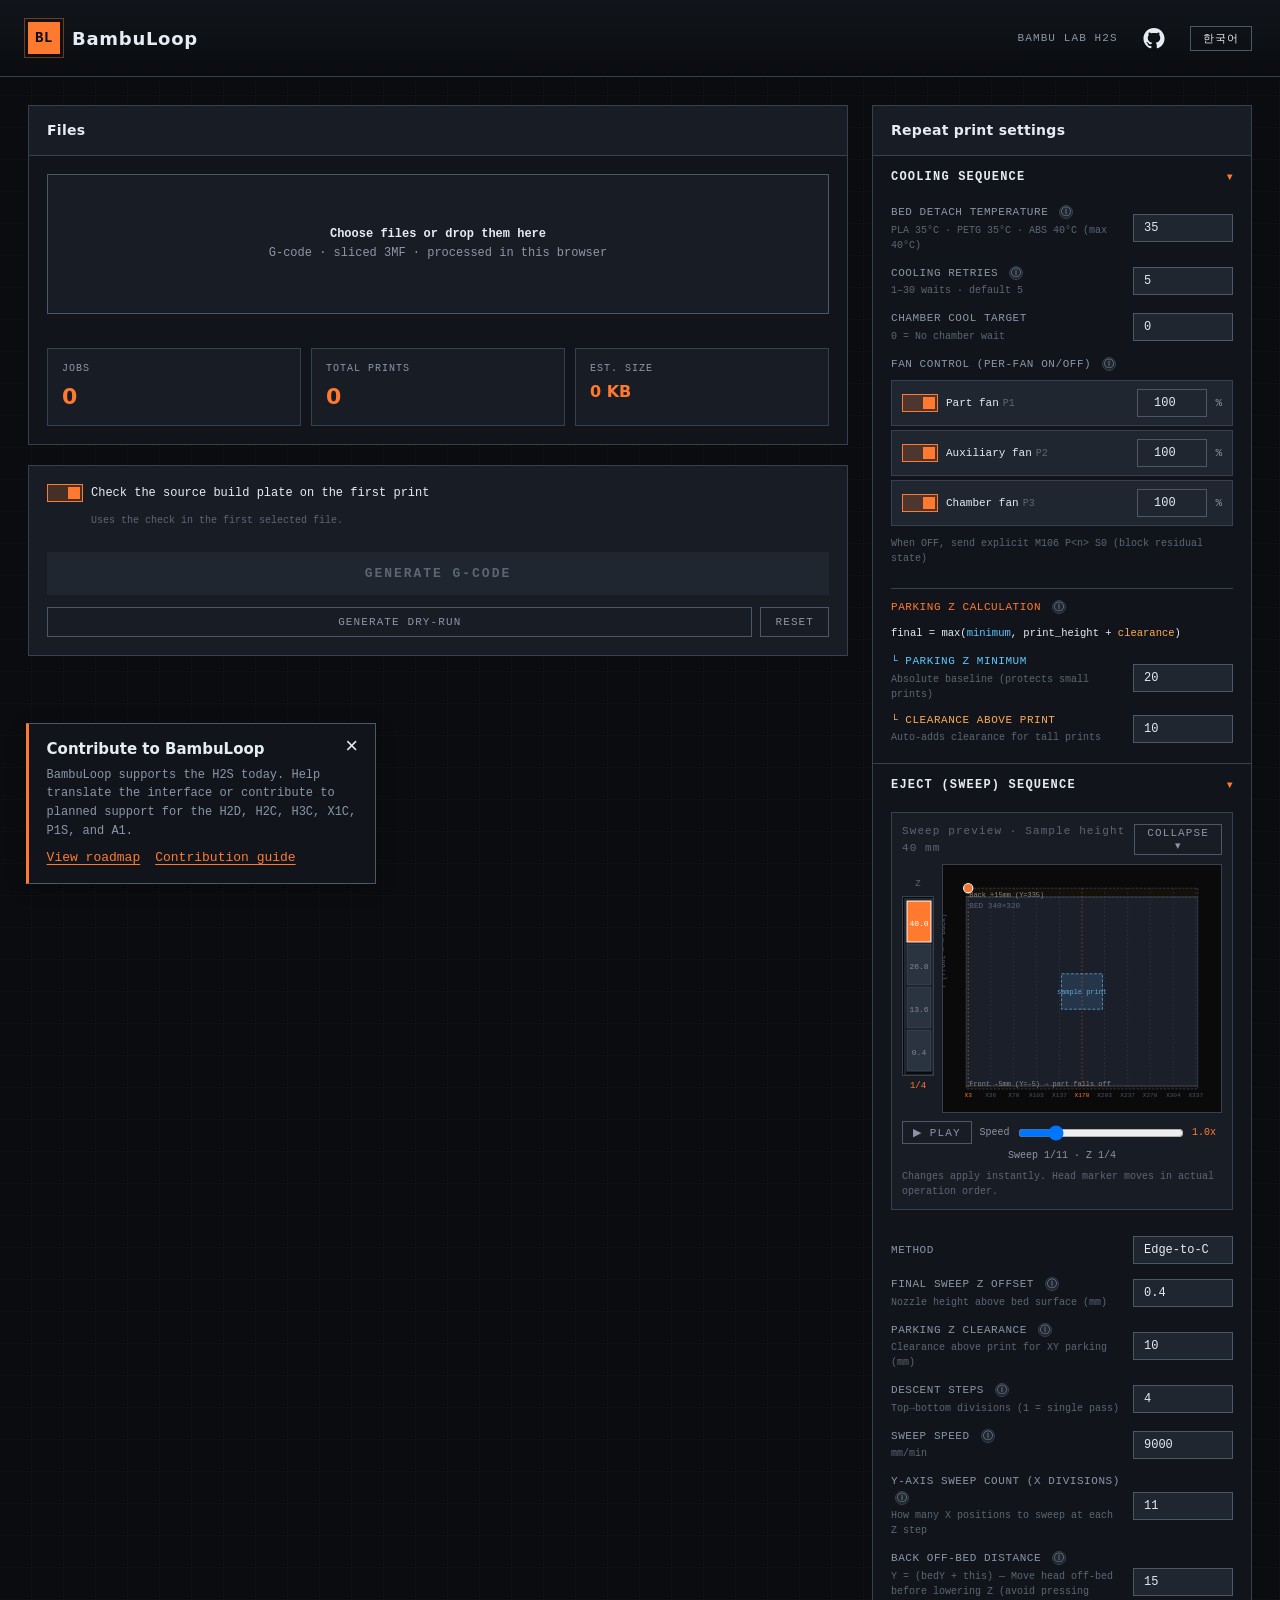
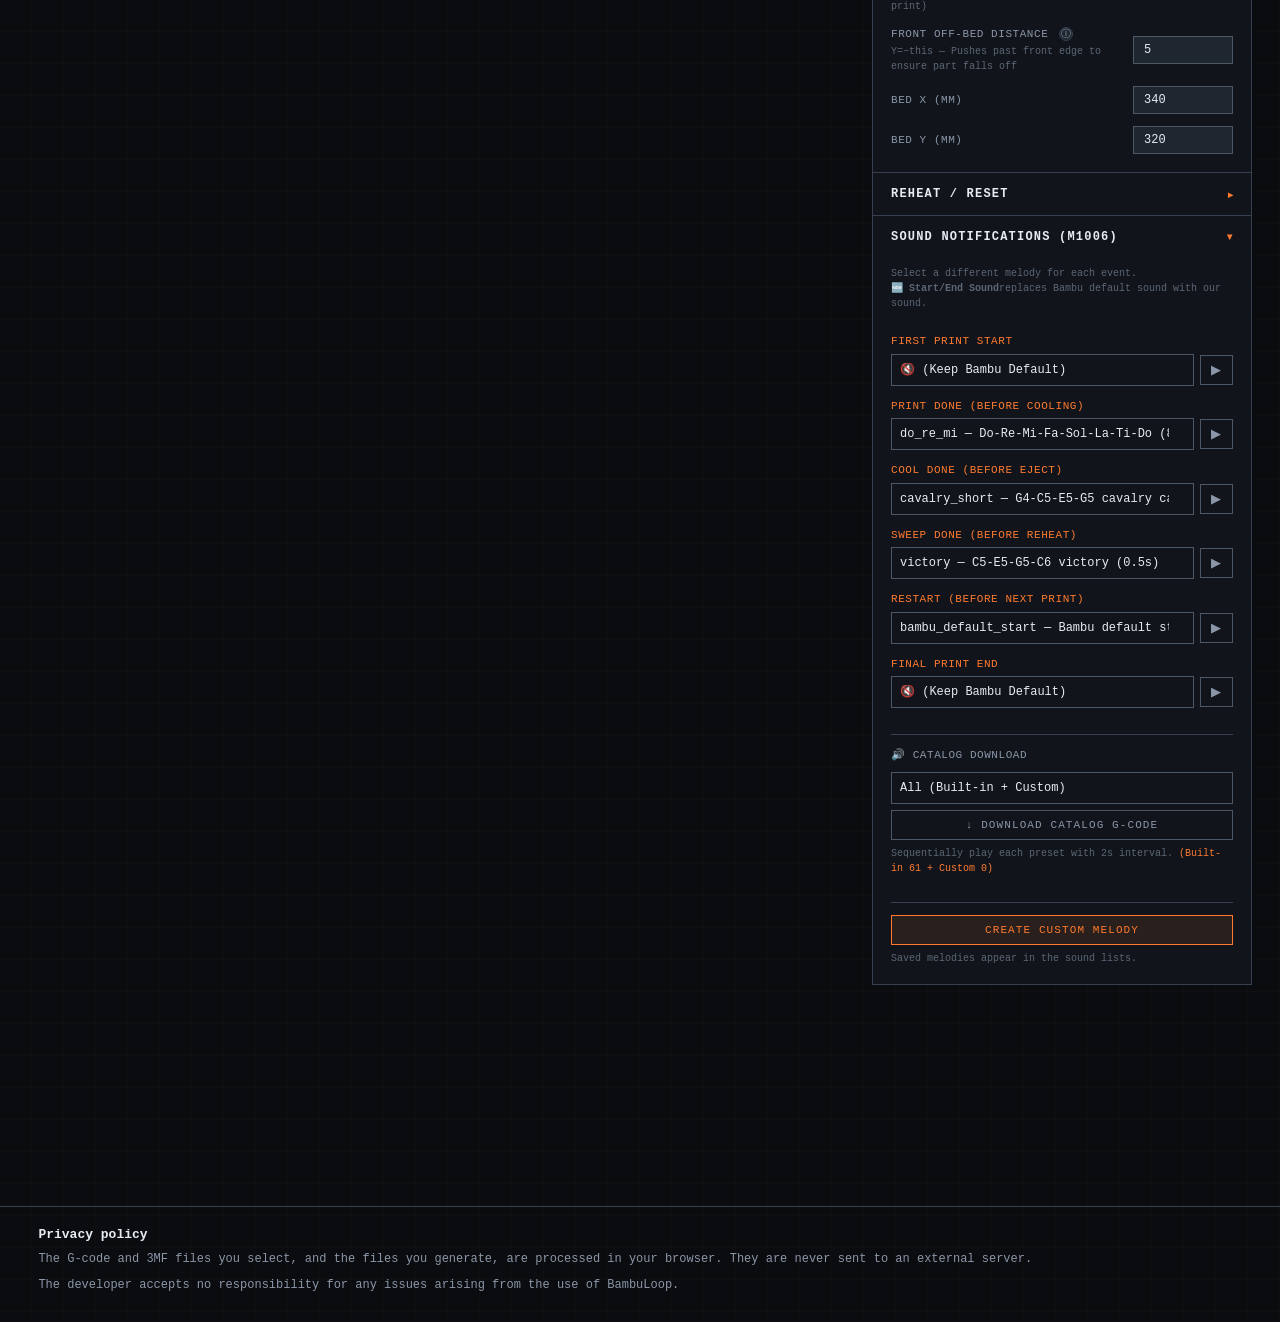
<file: docs/index.html>
<!DOCTYPE html>
<html lang="en">
<head>
<meta charset="UTF-8" />
<meta name="viewport" content="width=device-width, initial-scale=1.0" />
<meta name="description" content="Combine sliced G-code and 3MF files for repeat printing on the Bambu Lab, directly in your browser." />
<title data-i18n="page_title">BambuLoop — Repeat Printing for Bambu Lab H2S</title>

<link rel="icon" href="data:,">
<link rel="stylesheet" href="./assets/style.css">
<!-- Primer Octicons · mark-github-24 · e575f9b11ab2a713a02c387206315b3f0a85abaf
MIT License

Copyright (c) 2026 GitHub Inc.

Permission is hereby granted, free of charge, to any person obtaining a copy
of this software and associated documentation files (the "Software"), to deal
in the Software without restriction, including without limitation the rights
to use, copy, modify, merge, publish, distribute, sublicense, and/or sell
copies of the Software, and to permit persons to whom the Software is
furnished to do so, subject to the following conditions:

The above copyright notice and this permission notice shall be included in all
copies or substantial portions of the Software.

THE SOFTWARE IS PROVIDED "AS IS", WITHOUT WARRANTY OF ANY KIND, EXPRESS OR
IMPLIED, INCLUDING BUT NOT LIMITED TO THE WARRANTIES OF MERCHANTABILITY,
FITNESS FOR A PARTICULAR PURPOSE AND NONINFRINGEMENT. IN NO EVENT SHALL THE
AUTHORS OR COPYRIGHT HOLDERS BE LIABLE FOR ANY CLAIM, DAMAGES OR OTHER
LIABILITY, WHETHER IN AN ACTION OF CONTRACT, TORT OR OTHERWISE, ARISING FROM,
OUT OF OR IN CONNECTION WITH THE SOFTWARE OR THE USE OR OTHER DEALINGS IN THE
SOFTWARE. -->
</head>
<body>

<p id="fileNotice" class="notice" hidden>Open this site over HTTP or HTTPS. · Pages 또는 로컬 HTTP 주소에서 열어 주세요.</p>
<script>if (location.protocol === "file:") document.getElementById("fileNotice").hidden = false;</script>

<header>
  <div class="logo">
    <div class="logo-mark">BL</div>
    <div>BambuLoop</div>
  </div>
  <div class="status-bar">
    <span id="engineStatus" role="status" aria-live="polite" hidden></span>
    <span>Bambu Lab H2S</span>
    <a id="projectLink" class="github-project-link" href="https://github.com/kiwinux/BambuLoop" target="_blank" rel="noopener noreferrer" data-i18n-title="github_project" title="BambuLoop on GitHub">
      <svg viewBox="0 0 24 24" width="22" height="22" fill="currentColor" aria-hidden="true" focusable="false">
        <path d="M10.226 17.284c-2.965-.36-5.054-2.493-5.054-5.256 0-1.123.404-2.336 1.078-3.144-.292-.741-.247-2.314.09-2.965.898-.112 2.111.36 2.83 1.01.853-.269 1.752-.404 2.853-.404 1.1 0 1.999.135 2.807.382.696-.629 1.932-1.1 2.83-.988.315.606.36 2.179.067 2.942.72.854 1.101 2 1.101 3.167 0 2.763-2.089 4.852-5.098 5.234.763.494 1.28 1.572 1.28 2.807v2.336c0 .674.561 1.056 1.235.786 4.066-1.55 7.255-5.615 7.255-10.646C23.5 6.188 18.334 1 11.978 1 5.62 1 .5 6.188.5 12.545c0 4.986 3.167 9.12 7.435 10.669.606.225 1.19-.18 1.19-.786V20.63a2.9 2.9 0 0 1-1.078.224c-1.483 0-2.359-.808-2.987-2.313-.247-.607-.517-.966-1.034-1.033-.27-.023-.359-.135-.359-.27 0-.27.45-.471.898-.471.652 0 1.213.404 1.797 1.235.45.651.921.943 1.483.943.561 0 .92-.202 1.437-.719.382-.381.674-.718.944-.943" />
      </svg>
      <span class="visually-hidden" data-i18n="github_project">BambuLoop on GitHub</span>
    </a>
    <button id="langToggle" lang="ko" style="background:transparent; border:1px solid var(--line-2); color:var(--text); padding:4px 12px; cursor:pointer; font-family:inherit; font-size:11px; letter-spacing:0.1em;">
      한국어
    </button>
  </div>
</header>

<main>
  <!-- ============ LEFT: job panel ============ -->
  <div>
    <!-- Upload -->
    <div class="panel">
      <div class="panel-header">
        <span class="panel-title"><span data-i18n="panel_upload">Files</span></span>
      </div>
      <div class="panel-body">
        <label class="dropzone" id="dropzone">
          <div class="dropzone-text">
            <strong data-i18n="choose_files">Choose files or drop them here</strong><br>
            <span data-i18n="file_types">G-code · sliced 3MF · processed in this browser</span>
          </div>
          <input type="file" id="fileInput" multiple accept=".gcode,.gco,.g,.3mf" />
        </label>

        <div class="job-list" id="jobList"></div>
        <div class="summary">
          <div class="summary-card">
            <div class="summary-label" data-i18n="job_count">JOBS</div>
            <div class="summary-value" id="sumJobs">0</div>
          </div>
          <div class="summary-card">
            <div class="summary-label" data-i18n="total_prints">TOTAL PRINTS</div>
            <div class="summary-value" id="sumPrints">0</div>
          </div>
          <div class="summary-card">
            <div class="summary-label" data-i18n="estimated_size">EST. SIZE</div>
            <div class="summary-value" id="sumSize" style="font-size:16px;">— KB</div>
          </div>
        </div>
      </div>
    </div>

    <!-- Multi-project compatibility warning banner (persistent) -->
    <div id="compatBanner" style="display:none; margin-top:12px; padding:14px 16px; border:2px solid #e74c3c; background:rgba(231,76,60,0.1); border-left:6px solid #e74c3c;">
      <div style="display:flex; gap:12px; align-items:flex-start;">
        <div style="flex:1;">
          <div id="compatBannerTitle" style="font-weight:700; font-size:13px; color:#ff8e7a; margin-bottom:6px; letter-spacing:0.05em;">

          </div>
          <div id="compatBannerBody" style="font-size:12px; color:var(--text); line-height:1.6;">
            <!-- filled dynamically -->
          </div>
          <div id="compatBannerHelp" style="font-size:11px; color:var(--text-dim); margin-top:8px; line-height:1.5;">
            <!-- filled dynamically -->
          </div>
        </div>
      </div>
    </div>

    <!-- Actions -->
    <div class="action-zone">
      <div class="plate-check-setting">
        <label class="toggle">
          <input type="checkbox" id="verify_build_plate" aria-describedby="plateCheckSource" checked />
          <span class="toggle-track"></span>
          <span class="toggle-label" data-i18n="verify_plate">Check the source build plate on the first print</span>
        </label>
        <div class="field-hint" id="plateCheckSource" role="status"></div>
      </div>
      <button class="btn-primary" id="generateBtn" disabled>
        Generate G-code
      </button>
      <div style="display:flex; gap:8px;">
        <button class="btn-secondary" id="dryRunBtn" style="flex:1;"><span data-i18n="btn_dryrun">Generate dry-run</span></button>
        <button class="btn-secondary" id="resetBtn" style="flex:0 0 auto;"><span data-i18n="btn_reset">Reset</span></button>
      </div>
      <div class="result" id="result">
        <div class="result-title"><span data-i18n="result_complete">File generated</span></div>
        <div class="result-stats">
          <div>Filename: <span class="v" id="rFile">—</span></div>
          <div>Size: <span class="v" id="rSize">—</span></div>
          <div>Total Lines: <span class="v" id="rLines">—</span></div>
          <div>Total Prints: <span class="v" id="rCopies">—</span></div>
        </div>

        <div class="field-hint" id="resultPlateCheck" aria-live="polite"></div>

        <!-- Safety validation result -->
        <div id="safetyBox" style="margin-top:14px; padding:12px; border:1.5px solid var(--line-2); display:none;">
          <div style="display:flex; align-items:center; justify-content:space-between; margin-bottom:8px; gap:8px; flex-wrap:wrap;">
            <div style="font-weight:700; font-size:13px;" id="safetyVerdict">—</div>
            <div style="display:flex; gap:6px; align-items:center;">
              <label for="safetyMargin" style="font-size:11px; color:var(--text-dim);" data-i18n="warning_margin">Warning margin</label>
              <input type="number" id="safetyMargin" value="0" min="0" max="50" step="any" data-i18n-title="warning_margin_help" title="For ordinary moves, this distance extends the yellow warning range in X, Y and upper Z." style="width:60px; background:var(--bg); color:var(--text); border:1px solid var(--line-2); padding:4px;" />
              <span style="font-size:11px; color:var(--text-dim);">mm</span>
              <button class="btn-secondary" id="safetyRecheck" style="padding:4px 10px; font-size:11px;" data-i18n="safety_recheck" data-busy-i18n="checking">Re-validate</button>
            </div>
          </div>
          <div class="result-stats" style="grid-template-columns:1fr 1fr;">
            <div>Move Commands: <span class="v" id="sMoves">—</span></div>
            <div>Actual BBox: <span class="v" id="sBbox" style="font-size:11px;">—</span></div>
            <div>Printable Area: <span class="v" id="sPrintable" style="font-size:11px;">—</span></div>
            <div><span data-i18n="warning_bounds">Ordinary move warning range</span> <span class="v" id="sPhysical" style="font-size:11px;">—</span></div>
          </div>
          <div class="safety-groups">
            <div data-safety-group="expected">
              <span data-i18n="safety_expected">Expected out-of-area moves</span> <strong id="sExpectedCount">0</strong>
              <button class="btn-secondary" id="sExpectedDetailBtn" disabled><span data-i18n="safety_details">Details</span></button>
            </div>
            <div data-safety-group="soft">
              <span data-i18n="safety_soft">Out of Area</span> <strong id="sSoftCount">0</strong>
              <button class="btn-secondary" id="sSoftDetailBtn" disabled><span data-i18n="safety_details">Details</span></button>
            </div>
            <div data-safety-group="hard">
              <span data-i18n="safety_hard">Collision Risk</span> <strong id="sHardCount">0</strong>
              <button class="btn-secondary" id="sHardDetailBtn" disabled><span data-i18n="safety_details">Details</span></button>
            </div>
          </div>
          <div class="field-hint" id="sHeader" style="margin-top:6px;"></div>
        </div>

        <p id="repackNote" class="notice" hidden></p>
        <a class="btn-download" id="downloadLink" href="#" download>↓ Download</a>
      </div>
    </div>
  </div>

  <!-- ============ RIGHT: settings panel ============ -->
  <aside>
    <div class="panel">
      <div class="panel-header">
        <span class="panel-title"><span data-i18n="panel_settings">Repeat print settings</span></span>
      </div>

      <!-- Cooling settings -->
      <div class="settings-section" data-section="cooling">
        <div class="settings-header">
          <span><span data-i18n="section_cooling">Cooling Sequence</span></span>
          <span class="chev">▾</span>
        </div>
        <div class="settings-body">
          <div class="field">
            <div class="field-row">
              <div>
                <div class="field-label">
                  <span data-i18n="bed_detach_temp">Bed Detach Temperature</span>
                  <span class="info-tip" data-tip="bed_detach_tip">ⓘ</span>
                </div>
                <div class="field-hint">PLA 35°C · PETG 35°C · ABS 40°C (max 40°C)</div>
              </div>
              <input type="number" id="cooling_bed_temp" value="35" min="0" max="40" />
            </div>
          </div>
          <div class="field">
            <div class="field-row">
              <div>
                <div class="field-label">Cooling Retries <span class="info-tip" data-tip="cooling_retries_tip">ⓘ</span></div>
                <div class="field-hint"><span data-i18n="cooling_wait_hint">1–30 waits · default 5</span></div>
              </div>
              <input type="number" id="cooling_retries" value="5" min="1" max="30" />
            </div>
          </div>
          <div class="field">
            <div class="field-row">
              <div>
                <div class="field-label">Chamber Cool Target</div>
                <div class="field-hint">0 = No chamber wait</div>
              </div>
              <input type="number" id="cooling_chamber_temp" value="0" min="0" max="60" />
            </div>
          </div>
          <div class="field">
            <div class="field-label" style="margin-bottom:4px;">Fan Control (per-fan ON/OFF) <span class="info-tip" data-tip="fan_tip">ⓘ</span></div>
            <div class="fan-row" id="fan-row-p1">
              <label class="toggle">
                <input type="checkbox" id="part_fan_enabled" aria-labelledby="part_fanLabel" checked />
                <span class="toggle-track"></span>
              </label>
              <div><span class="fan-name" id="part_fanLabel" data-i18n="part_fan">Part fan</span><span class="fan-id">P1</span></div>
              <input type="number" id="part_fan_speed" aria-labelledby="part_fanLabel" value="100" min="0" max="100" /><span class="fan-pct">%</span>
            </div>
            <div class="fan-row" id="fan-row-p2">
              <label class="toggle">
                <input type="checkbox" id="aux_fan_enabled" aria-labelledby="aux_fanLabel" checked />
                <span class="toggle-track"></span>
              </label>
              <div><span class="fan-name" id="aux_fanLabel" data-i18n="aux_fan">Auxiliary fan</span><span class="fan-id">P2</span></div>
              <input type="number" id="aux_fan_speed" aria-labelledby="aux_fanLabel" value="100" min="0" max="100" /><span class="fan-pct">%</span>
            </div>
            <div class="fan-row" id="fan-row-p3">
              <label class="toggle">
                <input type="checkbox" id="chamber_fan_enabled" aria-labelledby="chamber_fanLabel" checked />
                <span class="toggle-track"></span>
              </label>
              <div><span class="fan-name" id="chamber_fanLabel" data-i18n="chamber_fan">Chamber fan</span><span class="fan-id">P3</span></div>
              <input type="number" id="chamber_fan_speed" aria-labelledby="chamber_fanLabel" value="100" min="0" max="100" /><span class="fan-pct">%</span>
            </div>
            <div class="field-hint" style="margin-top:6px;">When OFF, send explicit M106 P&lt;n&gt; S0 (block residual state)</div>
          </div>
          <!-- Parking Z (two values shown together) -->
          <div class="field" style="border-top:1px solid var(--line); margin-top:10px; padding-top:10px;">
            <div class="field-label" style="color:var(--accent); margin-bottom:4px;">
              <span data-i18n="parking_z_group">Parking Z Calculation</span>
              <span class="info-tip" data-tip="parking_z_tip">ⓘ</span>
            </div>
            <div class="field-hint" style="margin-bottom:8px; font-family:monospace; font-size:10.5px; color:var(--text);">
              final = max(<span style="color:#5fc8ff;">minimum</span>, print_height + <span style="color:#ffaa55;">clearance</span>)
            </div>
            <div class="field-row">
              <div>
                <div class="field-label" style="color:#5fc8ff;">└ <span data-i18n="parking_z_min">Parking Z Minimum</span></div>
                <div class="field-hint" data-i18n="parking_z_min_hint">Absolute baseline (protects small prints)</div>
              </div>
              <input type="number" id="cooling_park_z_min" value="20" min="20" max="320" />
            </div>
            <div class="field-row" style="margin-top:6px;">
              <div>
                <div class="field-label" style="color:#ffaa55;">└ <span data-i18n="parking_z_clearance">Clearance Above Print</span></div>
                <div class="field-hint" data-i18n="parking_z_clearance_hint">Auto-adds clearance for tall prints</div>
              </div>
              <input type="number" id="park_z_clearance" value="10" min="3" max="50" />
            </div>
          </div>
        </div>
      </div>

      <!-- Eject settings -->
      <div class="settings-section" data-section="eject">
        <div class="settings-header">
          <span><span data-i18n="section_eject">Eject (Sweep) Sequence</span></span>
          <span class="chev">▾</span>
        </div>
        <div class="settings-body">
          <!-- ==== Sweep visualization (live preview) ==== -->
          <div class="sweep-viz-wrap" style="margin-bottom:14px; border:1px solid var(--line); padding:10px; background:var(--bg-2);">
            <div style="display:flex; justify-content:space-between; align-items:center; margin-bottom:8px;">
              <div style="font-size:11px; color:var(--text-faint); letter-spacing:0.1em;"><span data-i18n="sweep_preview">Sweep preview</span> <span id="previewHeight"></span></div>
              <button class="btn-secondary" id="sweepVizToggle" style="padding:2px 10px; font-size:11px;">Collapse ▾</button>
            </div>
            <div id="sweepVizContent">
              <div style="display:flex; gap:8px; align-items:flex-start;">
                <!-- Z progress indicator (left side) -->
                <div style="display:flex; flex-direction:column; align-items:center; padding-top:14px;">
                  <div style="font-size:9px; color:var(--text-faint); margin-bottom:4px;">Z</div>
                  <svg id="sweepZBar" width="32" height="180" style="background:#0a0a0a; border:1px solid var(--line);"></svg>
                  <div id="sweepZLabel" style="font-size:9px; color:var(--accent); margin-top:4px;">1/4</div>
                </div>
                <!-- Bed top-down view (main) -->
                <div style="flex:1;">
                  <svg id="sweepTopSvg" viewBox="0 0 360 320" style="width:100%; height:auto; background:#0a0a0a; border:1px solid var(--line); display:block;"></svg>
                </div>
              </div>
              <!-- Controls -->
              <div style="display:flex; gap:8px; align-items:center; margin-top:8px; flex-wrap:wrap;">
                <button class="btn-secondary" id="sweepPlayBtn" style="padding:4px 10px; font-size:11px; min-width:60px;"><span data-i18n="sweep_play">▶ Play</span></button>
                <span style="font-size:10px; color:var(--text-dim);"><span data-i18n="sweep_speed">Speed</span></span>
                <input type="range" id="sweepSpeed" min="0.5" max="3" step="0.5" value="1" style="flex:1; min-width:80px;" />
                <span id="sweepSpeedLabel" style="font-size:10px; color:var(--accent); min-width:30px;">1.0x</span>
              </div>
              <div id="sweepStatus" style="font-size:10px; color:var(--text-dim); margin-top:4px; text-align:center;">—</div>
              <div class="field-hint" style="margin-top:6px;">
                Changes apply instantly. Head marker moves in actual operation order.
              </div>
            </div>
          </div>

          <div class="field">
            <div class="field-row">
              <div><div class="field-label"><span data-i18n="method">Method</span></div></div>
              <select id="eject_method">
                <option value="multi_sweep">Multi Sweep</option>
                <option value="edge_to_center" selected>Edge-to-Center</option>
                <option value="edge_to_center_bottom">Edge-to-Center (Bottom)</option>
                <option value="zigzag">Zigzag</option>
                <option value="sweep">Single Sweep</option>
                <option value="bottom_only">Bottom Only (short objects)</option>
                <option value="none">None</option>
              </select>
            </div>
          </div>
          <div class="field">
            <div class="field-row">
              <div>
                <div class="field-label">Final Sweep Z Offset <span class="info-tip" data-tip="eject_z_offset_tip">ⓘ</span></div>
                <div class="field-hint">Nozzle height above bed surface (mm)</div>
              </div>
              <input type="number" id="eject_z_offset" value="0.4" step="0.1" min="0" max="5" />
            </div>
          </div>
          <div class="field">
            <div class="field-row">
              <div>
                <div class="field-label">Parking Z Clearance <span class="info-tip" data-tip="initial_z_clearance_tip">ⓘ</span></div>
                <div class="field-hint">Clearance above print for XY parking (mm)</div>
              </div>
              <input type="number" id="eject_z_start_offset" value="10" step="0.5" min="2" max="50" />
            </div>
          </div>
          <div class="field">
            <div class="field-row">
              <div>
                <div class="field-label">Descent Steps <span class="info-tip" data-tip="descent_steps_tip">ⓘ</span></div>
                <div class="field-hint">Top→bottom divisions (1 = single pass)</div>
              </div>
              <input type="number" id="eject_descent_steps" value="4" min="1" max="10" />
            </div>
          </div>
          <div class="field">
            <div class="field-row">
              <div>
                <div class="field-label">Sweep Speed <span class="info-tip" data-tip="sweep_speed_tip">ⓘ</span></div>
                <div class="field-hint">mm/min</div>
              </div>
              <input type="number" id="eject_speed" value="9000" min="500" max="12000" step="100" />
            </div>
          </div>
          <div class="field">
            <div class="field-row">
              <div>
                <div class="field-label">Y-axis sweep count (X divisions) <span class="info-tip" data-tip="x_passes_tip">ⓘ</span></div>
                <div class="field-hint">How many X positions to sweep at each Z step</div>
              </div>
              <input type="number" id="eject_passes" value="11" min="1" max="30" />
            </div>
          </div>
          <div class="field">
            <div class="field-row">
              <div>
                <div class="field-label">Back Off-bed Distance <span class="info-tip" data-tip="back_overhang_tip">ⓘ</span></div>
                <div class="field-hint">Y = (bedY + this) — Move head off-bed before lowering Z (avoid pressing print)</div>
              </div>
              <input type="number" id="back_overhang_mm" value="15" min="0" max="30" />
            </div>
          </div>
          <div class="field">
            <div class="field-row">
              <div>
                <div class="field-label">Front Off-bed Distance <span class="info-tip" data-tip="front_overhang_tip">ⓘ</span></div>
                <div class="field-hint">Y=−this — Pushes past front edge to ensure part falls off</div>
              </div>
              <input type="number" id="front_overhang_mm" value="5" min="0" max="20" />
            </div>
          </div>
          <div class="field">
            <div class="field-row">
              <div><div class="field-label">Bed X (mm)</div></div>
              <input type="number" id="bed_size_x" value="340" min="100" max="500" />
            </div>
          </div>
          <div class="field">
            <div class="field-row">
              <div><div class="field-label">Bed Y (mm)</div></div>
              <input type="number" id="bed_size_y" value="320" min="100" max="500" />
            </div>
          </div>
        </div>
      </div>

      <!-- Reset / safety -->
      <div class="settings-section collapsed" data-section="reset">
        <div class="settings-header">
          <span data-i18n="section_reheat">Reheat / Reset</span>
          <span class="chev">▾</span>
        </div>
        <div class="settings-body">
          <label class="toggle">
            <input type="checkbox" id="pause_after_eject" />
            <span class="toggle-track"></span>
            <span class="toggle-label">Pause after eject (verify with Handy camera)</span>
          </label>
          <div class="field-hint" style="margin-left:46px;margin-top:-4px;">Insert M400 U1. Resume via Bambu Handy/Studio.</div>

          <label class="toggle">
            <input type="checkbox" id="nozzle_clean_between" checked />
            <span class="toggle-track"></span>
            <span class="toggle-label">Nozzle Cleaning (G150.1)</span>
          </label>
          <div class="field-hint" style="margin-left:46px;margin-top:-4px;">Already in Bambu purge block. Only applied separately on purge fallback.</div>

          <label class="toggle">
            <input type="checkbox" id="rehome_xy_between" checked />
            <span class="toggle-track"></span>
            <span class="toggle-label">XY Re-home (between prints)</span>
          </label>
          <label class="toggle">
            <input type="checkbox" id="rehome_z_between" />
            <span class="toggle-track"></span>
            <span class="toggle-label">Z Re-home (slow, only when precision needed)</span>
          </label>
          <label class="toggle">
            <input type="checkbox" id="purge_between" checked />
            <span class="toggle-track"></span>
            <span class="toggle-label">Purge + Clean (Bambu standard)</span>
          </label>
          <div class="field-hint" style="margin-left:46px; margin-top:-4px;">
            Dump filament to garbage can (E45) + G150.1 wipe — no residue on bed.<br>
            <span data-i18n="purge_source">Uses the filament purge settings from the sliced file.</span>
          </div>
          <div class="field">
            <div class="field-row">
              <div>
                <div class="field-label">Fallback Only</div>
                <div class="field-hint">Manual E extrude length when Bambu block absent (legacy, ignored)</div>
              </div>
              <input type="number" id="purge_length_mm" value="30" min="10" max="100" />
            </div>
          </div>

          <!-- M73 progress recalc options -->
          <div class="field" style="border-top:1px solid var(--line); margin-top:10px; padding-top:10px;">
            <div class="field-label" style="color:var(--accent);"><span data-i18n="m73_section">M73 Progress Recalculation</span></div>
            <div class="field-hint" style="margin-bottom:6px; line-height:1.5;">
              Auto-recalculate cumulative bambuloop progress based on original G-code header time.
              <strong>always ON</strong> — only POST_PRINT time between prints is adjustable.
            </div>
            <div class="field-row">
              <div>
                <div class="field-label"><span data-i18n="m73_override">Additional Time per Cycle (min)</span></div>
                <div class="field-hint">0 = Auto-estimate (cool/eject/reheat/reset sum)</div>
              </div>
              <input type="number" id="post_print_override_min" value="0" min="0" max="60" step="1" />
            </div>
          </div>
        </div>
      </div>

      <!-- Sound alert settings -->
      <div class="settings-section" data-section="sound">
        <div class="settings-header">
          <span><span data-i18n="section_sound">Sound Notifications (M1006)</span></span>
          <span class="chev">▾</span>
        </div>
        <div class="settings-body">
          <div class="field-hint" style="margin-bottom:10px;">
            Select a different melody for each event.<br>
            🆕 <strong>Start/End Sound</strong>replaces Bambu default sound with our sound.
          </div>

          <div class="field">
            <div class="field-label" style="color:var(--accent);"><span data-i18n="sound_event_start">First print start</span></div>
            <div style="display:flex; gap:6px; align-items:center;"><select id="sound_print_start" style="flex:1; min-width:0; background:var(--bg); color:var(--text); border:1.5px solid var(--line-2); padding:8px; font-family:inherit; font-size:12px;"></select><button class="btn-secondary sound-preview-btn" data-target="sound_print_start" style="padding:6px 10px; font-size:13px; flex-shrink:0;" data-i18n-title="sound_preview_title" title="Preview in browser">▶</button></div>
          </div>

          <div class="field">
            <div class="field-label" style="color:var(--accent);"><span data-i18n="sound_event_done">Print Done (before cooling)</span></div>
            <div style="display:flex; gap:6px; align-items:center;"><select id="sound_print_done" style="flex:1; min-width:0; background:var(--bg); color:var(--text); border:1.5px solid var(--line-2); padding:8px; font-family:inherit; font-size:12px;"></select><button class="btn-secondary sound-preview-btn" data-target="sound_print_done" style="padding:6px 10px; font-size:13px; flex-shrink:0;" data-i18n-title="sound_preview_title" title="Preview in browser">▶</button></div>
          </div>

          <div class="field">
            <div class="field-label" style="color:var(--accent);"><span data-i18n="sound_event_cool">Cool Done (before eject)</span></div>
            <div style="display:flex; gap:6px; align-items:center;"><select id="sound_cool_done" style="flex:1; min-width:0; background:var(--bg); color:var(--text); border:1.5px solid var(--line-2); padding:8px; font-family:inherit; font-size:12px;"></select><button class="btn-secondary sound-preview-btn" data-target="sound_cool_done" style="padding:6px 10px; font-size:13px; flex-shrink:0;" data-i18n-title="sound_preview_title" title="Preview in browser">▶</button></div>
          </div>

          <div class="field">
            <div class="field-label" style="color:var(--accent);"><span data-i18n="sound_event_sweep">Sweep Done (before reheat)</span></div>
            <div style="display:flex; gap:6px; align-items:center;"><select id="sound_sweep_done" style="flex:1; min-width:0; background:var(--bg); color:var(--text); border:1.5px solid var(--line-2); padding:8px; font-family:inherit; font-size:12px;"></select><button class="btn-secondary sound-preview-btn" data-target="sound_sweep_done" style="padding:6px 10px; font-size:13px; flex-shrink:0;" data-i18n-title="sound_preview_title" title="Preview in browser">▶</button></div>
          </div>

          <div class="field">
            <div class="field-label" style="color:var(--accent);"><span data-i18n="sound_event_restart">Restart (before next print)</span></div>
            <div style="display:flex; gap:6px; align-items:center;"><select id="sound_restart" style="flex:1; min-width:0; background:var(--bg); color:var(--text); border:1.5px solid var(--line-2); padding:8px; font-family:inherit; font-size:12px;"></select><button class="btn-secondary sound-preview-btn" data-target="sound_restart" style="padding:6px 10px; font-size:13px; flex-shrink:0;" data-i18n-title="sound_preview_title" title="Preview in browser">▶</button></div>
          </div>

          <div class="field">
            <div class="field-label" style="color:var(--accent);"><span data-i18n="sound_event_end">Final print end</span></div>
            <div style="display:flex; gap:6px; align-items:center;"><select id="sound_print_end" style="flex:1; min-width:0; background:var(--bg); color:var(--text); border:1.5px solid var(--line-2); padding:8px; font-family:inherit; font-size:12px;"></select><button class="btn-secondary sound-preview-btn" data-target="sound_print_end" style="padding:6px 10px; font-size:13px; flex-shrink:0;" data-i18n-title="sound_preview_title" title="Preview in browser">▶</button></div>
          </div>

          <div style="margin-top:14px; padding-top:12px; border-top:1px solid var(--line);">
            <div class="field-label" style="margin-bottom:8px;"><span data-i18n="catalog_label">🔊 Catalog Download</span></div>
            <select id="catalogMode" style="width:100%; background:var(--bg); color:var(--text); border:1.5px solid var(--line-2); padding:8px; font-family:inherit; font-size:12px; margin-bottom:6px;">
              <option value="all"><span data-i18n="catalog_all">All (Built-in + Custom)</span></option>
              <option value="builtin"><span data-i18n="catalog_builtin">Built-in Only</span></option>
              <option value="custom"><span data-i18n="catalog_custom">My Custom Only</span></option>
            </select>
            <button class="btn-secondary" id="soundCatalogBtn" style="width:100%;" data-i18n="btn_catalog" data-busy-i18n="generating">↓ Download Catalog G-code</button>
            <div class="field-hint" style="margin-top:6px; line-height:1.5;">
              Sequentially play each preset with 2s interval. <span id="soundCatalogCount" style="color:var(--accent);"></span>
            </div>
          </div>

          <div style="margin-top:14px; padding-top:12px; border-top:1px solid var(--line);">
            <button class="btn-secondary" id="customMelodyBtn" style="width:100%; background:rgba(255,122,47,0.1); border-color:var(--accent); color:var(--accent);">
              Create Custom Melody
            </button>
            <div class="field-hint" style="margin-top:6px; line-height:1.5;">
              <span data-i18n="melody_use">Saved melodies appear in the sound lists.</span>
            </div>
          </div>
        </div>
      </div>
    </div>
  </aside>
</main>

<aside id="contributionNotice" class="contribution-notice" aria-labelledby="contributionHeading" hidden>
  <h2 id="contributionHeading" data-i18n="contribute_heading">Contribute to BambuLoop</h2>
  <button type="button" id="dismissContribution" data-i18n-title="dismiss_notice" title="Dismiss this notice">
    <span aria-hidden="true">×</span><span class="visually-hidden" data-i18n="dismiss_notice">Dismiss this notice</span>
  </button>
  <p data-i18n="contribute_message">BambuLoop supports the H2S today. Help translate the interface or contribute to planned support for the H2D, H2C, H3C, X1C, P1S, and A1.</p>
  <div class="contribution-links">
    <a id="roadmapLink" href="https://github.com/kiwinux/BambuLoop#roadmap--contributing" target="_blank" rel="noopener noreferrer" data-i18n="view_roadmap">View roadmap</a>
    <a href="https://github.com/kiwinux/BambuLoop/blob/main/CONTRIBUTING.md" target="_blank" rel="noopener noreferrer" data-i18n="contribution_guide">Contribution guide</a>
  </div>
</aside>

<footer class="privacy-footer">
  <h2 id="privacyHeading" data-i18n="privacy_heading">Privacy policy</h2>
  <p data-i18n="privacy_files">The G-code and 3MF files you select, and the files you generate, are processed in your browser. They are never sent to an external server.</p>
  <p data-i18n="developer_notice">The developer accepts no responsibility for any issues arising from the use of BambuLoop.</p>
</footer>

<!-- ============================================================ -->
<!-- Custom modal (replaces native alert/confirm)                  -->
<!-- ============================================================ -->
<div class="modal-backdrop" id="alertModal" style="display:none; z-index:10010;">
  <div class="modal-card" style="max-width:520px; border:2px solid var(--accent);">
    <div class="modal-header" style="border-bottom:1px solid var(--line);">
      <span id="alertModalTitle" style="font-weight:700; letter-spacing:0.05em; font-size:14px;">Notice</span>
      <button class="modal-close" id="alertModalClose" style="background:none; border:none; color:var(--text); font-size:24px; cursor:pointer; line-height:1;">×</button>
    </div>
    <div class="modal-body" id="alertModalBody" style="padding:18px; font-size:13px; line-height:1.7; color:var(--text);">
      <!-- filled dynamically -->
    </div>
    <div class="modal-footer" style="padding:12px 18px; border-top:1px solid var(--line); display:flex; gap:8px; justify-content:flex-end;">
      <button class="btn-secondary" id="alertModalCancel" style="display:none;">Cancel</button>
      <button class="btn-primary" id="alertModalOk" style="padding:8px 24px;">OK</button>
    </div>
  </div>
</div>

<!-- ============================================================ -->
<!-- Custom melody builder modal                                   -->
<!-- ============================================================ -->
<div class="modal-backdrop" id="customMelodyModal" style="display:none;">
  <div class="modal-card" style="max-width:680px;">
    <div class="modal-header">
      <span style="color:var(--accent); font-weight:700; letter-spacing:0.15em;"><span data-i18n="modal_melody_builder">Custom Melody Builder</span></span>
      <button class="modal-close" id="cmCancel">×</button>
    </div>
    <div class="modal-body">
      <p style="font-size:12px; color:var(--text-dim); margin-bottom:14px; line-height:1.6;">
        Add / reorder / delete notes to compose your melody.
        <strong style="color:var(--accent);">Browser Preview</strong>is instant (differs from motor sound),
        <strong style="color:var(--accent);">Printer Preview</strong>requires downloading G-code and running on the printer.
      </p>

      <!-- Melody name -->
      <div class="field" style="margin-bottom:12px;">
        <div class="field-label">Melody Name</div>
        <input type="text" id="cmName" placeholder="e.g. My Melody 1" data-placeholder-en="e.g. My Melody 1" data-placeholder-ko="예: 내 멜로디 1" style="width:100%; background:var(--bg); color:var(--text); border:1.5px solid var(--line-2); padding:8px; font-family:inherit; font-size:13px;" />
      </div>

      <!-- Add note (piano keyboard) -->
      <div style="border:1px solid var(--line); padding:12px; margin-bottom:12px;">
        <div class="field-label" style="color:var(--accent); margin-bottom:8px;">▸ 🎹 Piano (audible range C4~D6)</div>
        <div class="field-hint" style="margin-bottom:8px;">
          Click a key to instantly add a note with preview. Set length on the slider first.
        </div>
        <div class="piano-wrap">
          <div class="piano" id="pianoContainer"></div>
        </div>
        <div style="display:grid; grid-template-columns: 1fr auto; gap:8px; align-items:end; margin-top:10px;">
          <div>
            <div class="field-hint" style="margin-bottom:3px;">Length: <span id="cmDurDisplay">0.2s</span> (B=<span id="cmDurTicks">20</span>)</div>
            <input type="range" id="cmDuration" min="10" max="80" step="5" value="20" style="width:100%;" />
          </div>
          <button class="btn-secondary" id="cmAddRest" style="padding:8px 16px;">+ Rest</button>
        </div>
      </div>

      <!-- Note list -->
      <div style="border:1px solid var(--line); padding:12px; margin-bottom:12px; min-height:80px; max-height:200px; overflow-y:auto;">
        <div class="field-label" style="color:var(--accent); margin-bottom:8px;">▸ <span data-i18n="modal_melody_label">Melody</span> (<span id="cmNoteCount">0</span><span class="cm-notes-suffix">notes, </span><span id="cmTotalDur">0s</span>)</div>
        <div id="cmNoteList" style="display:flex; flex-wrap:wrap; gap:6px;"></div>
        <div id="cmEmptyHint" style="color:var(--text-faint); font-size:12px; text-align:center; padding:20px;">Add notes above</div>
      </div>

      <!-- Preview -->
      <div style="display:grid; grid-template-columns:1fr 1fr; gap:8px; margin-bottom:12px;">
        <button class="btn-secondary" id="cmPreviewBrowser"><span data-i18n="btn_preview_browser">🔊 Browser Preview</span></button>
        <button class="btn-secondary" id="cmPreviewPrinter"><span data-i18n="btn_preview_printer">📥 Download Printer G-code</span></button>
      </div>

      <!-- Saved melodies -->
      <div style="border-top:1px solid var(--line); padding-top:12px;">
        <div class="field-label" style="color:var(--accent); margin-bottom:8px;">▸ Saved Custom Melodies (<span id="cmSavedCount">0</span>, unlimited)</div>
        <div id="cmSavedList" style="display:flex; flex-direction:column; gap:6px; max-height:240px; overflow-y:auto;"></div>
        <div data-i18n="no_saved_melodies" id="cmSavedEmpty" style="color:var(--text-faint); font-size:12px; text-align:center; padding:8px;">No saved melodies</div>
      </div>
    </div>
    <div class="modal-footer">
      <button class="btn-secondary" id="cmClear"><span data-i18n="btn_new_melody">New melody</span></button>
      <button class="btn-primary" id="cmSave" style="padding:10px 24px;"><span data-i18n="btn_save_melody">Save melody</span></button>
    </div>
  </div>
</div>

<div class="toast" id="toast"></div>

<!-- ============================================================ -->
<!-- DRY-RUN options modal                                         -->
<!-- ============================================================ -->
<div class="modal-backdrop" id="dryRunModal" style="display:none;">
  <div class="modal-card">
    <div class="modal-header">
      <span style="color:var(--accent); font-weight:700; letter-spacing:0.15em;">⚡ DRY-RUN OPTIONS</span>
      <button class="modal-close" id="drCancel">×</button>
    </div>
    <div class="modal-body">
      <p style="font-size:12px; color:var(--text-dim); margin-bottom:14px; line-height:1.5;">
        Validate automation sequence only (no actual print).<br>
        Select phases to include. <strong style="color:var(--accent);">wait OFF</strong>skips M190/M109 wait-for-temp commands for fast validation.
      </p>

      <div class="dr-row">
        <label class="dr-toggle">
          <input type="checkbox" id="dr_include_cooling" checked>
          <span class="dr-label">Include Cooling</span>
        </label>
        <label class="dr-toggle dr-sub">
          <input type="checkbox" id="dr_wait_cooling">
          <span class="dr-label">└ Wait for cool done (M190 R)</span>
        </label>
      </div>

      <div class="dr-row">
        <label class="dr-toggle">
          <input type="checkbox" id="dr_include_eject" checked>
          <span class="dr-label">Include Eject (Sweep)</span>
        </label>
      </div>

      <div class="dr-row">
        <label class="dr-toggle">
          <input type="checkbox" id="dr_include_reheat" checked>
          <span class="dr-label">Include Reheat</span>
        </label>
        <label class="dr-toggle dr-sub">
          <input type="checkbox" id="dr_wait_reheat">
          <span class="dr-label">└ Wait for reheat done (M190/M109)</span>
        </label>
      </div>

      <div class="dr-row">
        <label class="dr-toggle">
          <input type="checkbox" id="dr_include_reset" checked>
          <span class="dr-label">Include Reset (re-home/purge)</span>
        </label>
      </div>

      <div style="border-top:1px solid var(--line); margin:14px 0 10px; padding-top:10px;">
        <div style="font-size:11px; color:var(--text-faint); text-transform:uppercase; letter-spacing:0.15em; margin-bottom:8px;">▸ Start Sequence Optimization</div>
        <label class="dr-toggle">
          <input type="checkbox" id="dr_minimal_start">
          <span class="dr-label">⚡ Minimal Start (skip calibration)</span>
        </label>
        <div class="field-hint" style="margin-left:26px; line-height:1.5; margin-top:2px; margin-bottom:8px;">
          Kept: <strong style="color:var(--green);">G28 (Z/XY home), heating, AMS load</strong><br>
          Removed: <strong style="color:var(--yellow);">Auto-leveling (G29), flow/vibration calib, filament priming, nozzle wipe loop</strong>
        </div>

        <label class="dr-toggle">
          <input type="checkbox" id="dr_skip_ams_load">
          <span class="dr-label">🚫 Skip AMS Filament Load</span>
        </label>
        <div class="field-hint" style="margin-left:26px; line-height:1.5; margin-top:2px; margin-bottom:8px;">
          Also removed: <strong style="color:var(--yellow);">T0/M620/M621 (AMS slot select), purge block (E45)</strong><br>
          <span style="color:var(--text-faint);">→ Pure heat + sweep + clean test without filament. Simplified termination.</span>
        </div>
      </div>

      <div style="border-top:1px solid var(--line); margin:14px 0 10px; padding-top:10px;">
        <div style="font-size:11px; color:var(--text-faint); text-transform:uppercase; letter-spacing:0.15em; margin-bottom:8px;">▸ Repeat Cycles</div>
        <div class="field">
          <div class="field-row">
            <div>
              <div class="field-label">Cycle Count</div>
              <div class="field-hint">1–10 cycles — fake body inserted between cycles</div>
            </div>
            <input type="number" id="dr_cycles" value="1" min="1" max="10" style="width:80px;" />
          </div>
        </div>
      </div>

      <div class="dr-info" id="drInfo">
        Simulation — Print Height <strong id="drInfoH">40</strong>mm /
        Nozzle <strong id="drInfoN">220</strong>°C / Bed <strong id="drInfoB">55</strong>°C
        <br><span id="drInfoSample" style="color:var(--text-faint);">Start G-code: defaults (no uploaded file)</span>
      </div>
    </div>
    <div class="modal-footer">
      <button class="btn-secondary" id="drCancel2">Cancel</button>
      <button class="btn-primary" id="drGenerate" data-i18n="generate_dry" data-busy-i18n="generating" style="padding:10px 24px;">▶ Generate</button>
    </div>
  </div>
</div>



<script type="module" src="./assets/app.mjs"></script>
</body>
</html>
</file>
<file: docs/assets/style.css>
:root {
  --bg-0: #0a0c0f;
  --bg-1: #11151b;
  --bg-2: #181d25;
  --bg-3: #1f2630;
  --line: #36404e;
  --line-2: #4d5867;
  --text: #e6ecf3;
  --text-dim: #8b96a8;
  --text-faint: #5c6675;
  --accent: #ff7a2f;          /* H2S 오렌지 */
  --accent-dim: #b85320;
  --cyan: #4dd2ff;             /* 인디케이터 시안 */
  --cyan-dim: #2a8db8;
  --green: #5fcf80;
  --red: #ff5050;
  --yellow: #f5c451;

  --mono: 'JetBrains Mono', ui-monospace, 'SF Mono', Consolas, monospace;
  --display: 'Space Grotesk', system-ui, sans-serif;
}

* { box-sizing: border-box; margin: 0; padding: 0; }
html, body { background: var(--bg-0); color: var(--text); font-family: var(--mono); font-size: 13px; line-height: 1.5; }

/* background grid */
body {
  background-image:
    linear-gradient(rgba(255,122,47,0.025) 1px, transparent 1px),
    linear-gradient(90deg, rgba(255,122,47,0.025) 1px, transparent 1px);
  background-size: 32px 32px;
  background-position: -1px -1px;
  min-height: 100vh;
}

/* ===== HEADER ===== */
header {
  border-bottom: 1px solid var(--line);
  background: linear-gradient(180deg, var(--bg-1), var(--bg-0));
  padding: 18px 28px;
  display: flex;
  align-items: center;
  gap: 24px;
  position: sticky;
  top: 0;
  z-index: 100;
  backdrop-filter: blur(8px);
}
.logo {
  display: flex; align-items: center; gap: 12px;
  font-family: var(--display);
  font-weight: 700;
  letter-spacing: 0.04em;
  font-size: 18px;
}
.logo-mark {
  width: 32px; height: 32px;
  background: var(--accent);
  display: grid; place-items: center;
  font-family: var(--mono);
  font-weight: 700;
  color: var(--bg-0);
  font-size: 14px;
  position: relative;
}
.logo-mark::after {
  content: '';
  position: absolute; inset: -4px;
  border: 1px solid var(--accent);
  opacity: 0.4;
}
.status-bar {
  margin-left: auto;
  display: flex; gap: 16px; align-items: center;
  font-size: 11px; color: var(--text-dim);
  text-transform: uppercase; letter-spacing: 0.1em;
}

/* ===== LAYOUT ===== */
main {
  max-width: 1400px;
  margin: 0 auto;
  padding: 28px;
  display: grid;
  grid-template-columns: 1fr 380px;
  gap: 24px;
}
@media (max-width: 1100px) { main { grid-template-columns: 1fr; } }

/* ===== PANEL ===== */
.panel {
  background: var(--bg-1);
  border: 1px solid var(--line);
  position: relative;
}
.panel-header {
  padding: 14px 18px;
  border-bottom: 1px solid var(--line);
  background: var(--bg-2);
  display: flex; align-items: center; gap: 10px;
}
.panel-title {
  font-family: var(--display);
  font-weight: 600;
  font-size: 14px;
  letter-spacing: 0.02em;
}
.panel-body { padding: 18px; }

/* ===== UPLOAD AREA ===== */
.dropzone {
  display: flex;
  flex-direction: column;
  align-items: center;
  justify-content: center;
  width: 100%;
  min-height: 140px;
  box-sizing: border-box;
  border: 1.5px solid var(--line-2);
  background: var(--bg-2);
  padding: 36px 20px;
  text-align: center;
  cursor: pointer;
  transition: all 0.15s;
  position: relative;
}
.dropzone:hover, .dropzone.drag {
  border-color: var(--accent);
  background: rgba(255, 122, 47, 0.04);
}
.dropzone-text { color: var(--text-dim); font-size: 12px; line-height: 1.6; }
.dropzone-text strong { color: var(--text); font-weight: 600; }
.dropzone input, .toggle input {
  position: absolute;
  width: 1px; height: 1px;
  padding: 0; border: 0;
  clip-path: inset(50%); overflow: hidden;
  white-space: nowrap;
}

/* ===== JOB LIST ===== */
.job-list {
  margin-top: 18px;
  display: flex; flex-direction: column; gap: 10px;
}
.job-item {
  background: var(--bg-2);
  border: 1px solid var(--line);
  border-left: 3px solid var(--cyan);
  padding: 14px 16px;
  display: grid;
  grid-template-columns: 1fr auto auto;
  gap: 14px;
  align-items: center;
}
.job-info { min-width: 0; }
.job-name {
  font-weight: 600; font-size: 13px;
  white-space: nowrap; overflow: hidden; text-overflow: ellipsis;
  margin-bottom: 4px;
}
.job-meta {
  font-size: 10px; color: var(--text-dim);
  display: flex; gap: 10px; flex-wrap: wrap;
}
.job-meta span { display: inline-flex; align-items: center; gap: 4px; }
.job-meta .sep { color: var(--text-faint); }
.tag {
  display: inline-block;
  padding: 1px 6px;
  background: var(--bg-3);
  border: 1px solid var(--line-2);
  font-size: 10px; color: var(--text-dim);
  text-transform: uppercase; letter-spacing: 0.05em;
}
.tag.cyan { color: var(--cyan); border-color: var(--cyan-dim); }
.tag.orange { color: var(--accent); border-color: var(--accent-dim); }
.tag.yellow { color: var(--yellow); border-color: rgba(245,196,81,0.3); }
.tag.purple { color: #c896ff; border-color: rgba(200,150,255,0.3); }

.count-input {
  display: flex; align-items: center;
  background: var(--bg-3);
  border: 1px solid var(--line-2);
}
.count-input button {
  background: none; border: none; color: var(--text-dim);
  width: 28px; height: 32px; cursor: pointer; font-family: var(--mono); font-size: 14px;
}
.count-input button:hover { color: var(--accent); background: rgba(255,122,47,0.08); }
.count-input input {
  width: 44px; text-align: center;
  background: none; border: none; color: var(--text);
  font-family: var(--mono); font-size: 13px; font-weight: 600;
  border-left: 1px solid var(--line); border-right: 1px solid var(--line);
  height: 32px;
}
.count-input input:focus { outline: 1px solid var(--accent); }
.btn-icon {
  background: none; border: 1px solid var(--line-2); color: var(--text-dim);
  width: 32px; height: 32px; cursor: pointer; font-family: var(--mono);
  display: grid; place-items: center;
}
.btn-icon:hover { border-color: var(--red); color: var(--red); background: rgba(255,80,80,0.08); }

/* ===== SETTINGS ===== */
.settings-section {
  border-bottom: 1px solid var(--line);
}
.settings-section:last-child { border-bottom: none; }
.settings-header {
  padding: 12px 18px; cursor: pointer;
  display: flex; justify-content: space-between; align-items: center;
  font-size: 12px; font-weight: 600;
  text-transform: uppercase; letter-spacing: 0.1em;
  color: var(--text);
  user-select: none;
}
.settings-header:hover { background: var(--bg-2); }
.settings-header .chev { color: var(--accent); transition: transform 0.2s; font-size: 10px; }
.settings-section.collapsed .chev { transform: rotate(-90deg); }
.settings-body { padding: 6px 18px 18px 18px; display: grid; gap: 12px; }
.settings-section.collapsed .settings-body { display: none; }

.field { display: grid; gap: 4px; }
.field-row { display: grid; grid-template-columns: 1fr 100px; gap: 12px; align-items: center; }
.fan-row {
  display: grid; grid-template-columns: auto 1fr 70px auto; gap: 8px;
  align-items: center; padding: 8px 10px;
  background: var(--bg-3); border: 1px solid var(--line);
}
.fan-row .fan-pct { font-size: 11px; color: var(--text-dim); }

/* info tooltip (ⓘ icon) */
.info-tip {
  display: inline-block;
  width: 14px; height: 14px;
  margin-left: 4px;
  border-radius: 50%;
  background: var(--bg-3);
  color: var(--text-dim);
  font-size: 10px;
  text-align: center;
  line-height: 14px;
  cursor: help;
  border: 1px solid var(--line);
  position: relative;
  vertical-align: middle;
  font-family: inherit;
  user-select: none;
}
.info-tip:hover { background: var(--accent); color: #000; border-color: var(--accent); }
.info-tip-popover {
  position: fixed;
  background: #15171b;
  color: var(--text);
  border: 1px solid var(--accent);
  padding: 10px 14px;
  font-size: 11.5px;
  line-height: 1.6;
  max-width: 320px;
  z-index: 9999;
  box-shadow: 0 6px 20px rgba(0,0,0,0.5);
  pointer-events: none;
  font-weight: normal;
  letter-spacing: 0;
}
.fan-row.disabled { opacity: 0.45; }
.fan-row .fan-name { font-size: 11px; color: var(--text); font-weight: 500; }
.fan-row .fan-id { font-size: 10px; color: var(--text-faint); margin-left: 4px; }
.fan-row input[type="number"] {
  background: var(--bg-2); border: 1px solid var(--line-2);
  color: var(--text); padding: 5px 8px;
  font-family: var(--mono); font-size: 12px; text-align: center;
  width: 100%;
}
.fan-row input[type="number"]:focus { outline: 1px solid var(--accent); border-color: var(--accent); }
.fan-row input[type="number"]:disabled { color: var(--text-faint); cursor: not-allowed; }
.field-label {
  font-size: 11px; color: var(--text-dim);
  text-transform: uppercase; letter-spacing: 0.05em;
}
.field-hint { font-size: 10px; color: var(--text-faint); margin-top: 2px; }
.field input[type="number"], .field input[type="text"], .field select {
  background: var(--bg-3); border: 1px solid var(--line-2);
  color: var(--text); padding: 6px 10px;
  font-family: var(--mono); font-size: 12px;
  width: 100%;
}
.field input:focus, .field select:focus { outline: 1px solid var(--accent); border-color: var(--accent); }

.toggle {
  display: inline-flex; align-items: center; gap: 8px;
  cursor: pointer; user-select: none;
}
.toggle input:focus-visible + .toggle-track { outline: 2px solid var(--accent); outline-offset: 3px; }
.toggle-track {
  width: 36px; height: 18px;
  background: var(--bg-3); border: 1px solid var(--line-2);
  position: relative; transition: 0.15s;
}
.toggle-track::after {
  content: ''; position: absolute;
  width: 12px; height: 12px;
  background: var(--text-dim);
  top: 2px; left: 2px;
  transition: 0.15s;
}
.toggle input:checked + .toggle-track {
  background: rgba(255,122,47,0.2); border-color: var(--accent);
}
.toggle input:checked + .toggle-track::after {
  background: var(--accent); left: 20px;
}
.toggle-label { font-size: 12px; color: var(--text); }

/* ===== GENERATE BUTTON ===== */
.action-zone {
  margin-top: 20px;
  padding: 18px;
  background: var(--bg-2); border: 1px solid var(--line);
  display: grid; gap: 12px;
}
.btn-primary {
  background: var(--accent); color: var(--bg-0);
  border: none; padding: 14px 20px;
  font-family: var(--mono); font-weight: 700; font-size: 13px;
  text-transform: uppercase; letter-spacing: 0.15em;
  cursor: pointer; transition: 0.15s;
  position: relative;
}
.btn-primary:hover { background: #ff8a45; box-shadow: 0 0 24px rgba(255,122,47,0.4); }
.btn-primary:disabled { background: var(--bg-3); color: var(--text-faint); cursor: not-allowed; box-shadow: none; }
.btn-secondary {
  background: none; border: 1px solid var(--line-2); color: var(--text-dim);
  padding: 8px 14px;
  font-family: var(--mono); font-size: 11px;
  cursor: pointer; text-transform: uppercase; letter-spacing: 0.1em;
}
.btn-secondary:hover { border-color: var(--accent); color: var(--accent); }

/* ===== RESULT ===== */
.result {
  margin-top: 16px; padding: 14px;
  background: var(--bg-3);
  border: 1px solid var(--green);
  border-left: 3px solid var(--green);
  display: none;
}
.result.show { display: block; }
.result-title { color: var(--green); font-weight: 600; font-size: 12px; margin-bottom: 8px; text-transform: uppercase; letter-spacing: 0.1em; }
.result-stats { display: grid; grid-template-columns: 1fr 1fr; gap: 8px; font-size: 11px; color: var(--text-dim); margin-bottom: 12px; }
.result-stats .v { color: var(--text); font-weight: 600; }
.safety-groups {
  display: grid; grid-template-columns: repeat(auto-fit, minmax(min(100%, 180px), 1fr));
  gap: 8px; margin-top: 8px;
}
.safety-groups > div { padding: 8px; border-left: 3px solid var(--text-dim); background: var(--bg-2); }
.safety-groups [data-safety-group="soft"] { border-color: #f5a623; background: rgba(245,166,35,0.06); }
.safety-groups [data-safety-group="hard"] { border-color: #e74c3c; background: rgba(231,76,60,0.08); }
.safety-groups button { padding: 2px 8px; margin-left: 6px; }
.btn-download {
  display: inline-block; width: 100%; text-align: center;
  background: var(--green); color: var(--bg-0);
  padding: 10px; text-decoration: none; font-weight: 700;
  letter-spacing: 0.1em; font-size: 12px;
  font-family: var(--mono);
}
.btn-download:hover { background: #7ce098; }

/* ===== TOAST ===== */
.toast {
  position: fixed; bottom: 24px; right: 24px;
  background: var(--bg-2); border: 1px solid var(--line-2);
  padding: 12px 18px; font-size: 12px;
  border-left: 3px solid var(--accent);
  z-index: 200;
  transform: translateY(calc(100% + 48px));
  opacity: 0;
  pointer-events: none;
  transition: transform 0.25s, opacity 0.25s;
  max-width: 360px;
}
.toast.show {
  transform: translateY(0);
  opacity: 1;
  pointer-events: auto;
}
.toast.error { border-left-color: var(--red); }
.toast.success { border-left-color: var(--green); }

/* ===== SUMMARY BAR ===== */
.summary {
  display: grid; grid-template-columns: repeat(3, 1fr); gap: 10px;
  margin-top: 16px;
}
.summary-card {
  background: var(--bg-2); border: 1px solid var(--line);
  padding: 12px 14px;
}
.summary-label {
  font-size: 10px; color: var(--text-dim);
  text-transform: uppercase; letter-spacing: 0.1em;
  margin-bottom: 4px;
}
.summary-value {
  font-family: var(--display); font-weight: 700;
  font-size: 22px; color: var(--accent);
}

/* select arrow */
select { appearance: none; background-image: linear-gradient(45deg, transparent 50%, var(--text-dim) 50%), linear-gradient(135deg, var(--text-dim) 50%, transparent 50%); background-position: calc(100% - 14px) center, calc(100% - 9px) center; background-size: 5px 5px; background-repeat: no-repeat; padding-right: 24px !important; }

/* dropdown option background — overrides the default white OS background (dark theme) */
select option {
  background: #1a1a1a !important;
  color: #e6ecf3 !important;
  padding: 6px;
}
select option:disabled {
  background: #0a0a0a !important;
  color: #666 !important;
  font-style: italic;
}

/* ===== piano keyboard ===== */
.piano-wrap {
  background: #2a2a2a;
  padding: 8px;
  overflow-x: auto;
  overflow-y: visible;
  border: 1px solid var(--line);
}
.piano {
  position: relative;
  display: inline-block;
  user-select: none;
  -webkit-user-select: none;
}
.piano-white-row {
  display: flex;
  gap: 1px;
}
.piano-key {
  cursor: pointer;
  padding: 0;
  margin: 0;
  display: flex;
  flex-direction: column-reverse;
  align-items: center;
  justify-content: flex-start;
  font-family: var(--mono);
  transition: background 0.05s, transform 0.05s;
  outline: none;
}
.piano-white {
  width: 30px;
  height: 110px;
  background: #f4f4f4;
  border: 1px solid #888;
  color: #333;
  position: relative;
}
.piano-white:hover { background: #ffd9b8; }
.piano-white.flash { background: var(--accent); color: white; }
.piano-white .key-label {
  font-size: 9px;
  padding: 4px 0 6px;
  pointer-events: none;
}
.piano-white.octave-c { background: #e8e8e8; }
.piano-white.octave-c:hover { background: #ffd9b8; }
.piano-white.octave-c.flash { background: var(--accent); }
.piano-black {
  position: absolute;
  top: 0;
  width: 20px;
  height: 70px;
  background: #1a1a1a;
  border: 1px solid #000;
  color: #ddd;
  font-size: 8px;
}
.piano-black:hover { background: #444; }
.piano-black.flash { background: var(--accent); color: white; }
.piano-black .key-label {
  font-size: 8px;
  padding: 0 0 5px;
  pointer-events: none;
}

/* scrollbar */
::-webkit-scrollbar { width: 10px; height: 10px; }
::-webkit-scrollbar-track { background: var(--bg-1); }
::-webkit-scrollbar-thumb { background: var(--line-2); }
::-webkit-scrollbar-thumb:hover { background: var(--accent-dim); }
.modal-backdrop {
  position: fixed; inset: 0; z-index: 9999;
  background: rgba(0,0,0,0.7);
  display: flex; align-items: center; justify-content: center;
  font-family: var(--mono);
}
.modal-card {
  background: var(--bg-1); border: 1px solid var(--accent-dim);
  width: min(540px, 92vw);
  max-height: 88vh; overflow: auto;
  box-shadow: 0 0 60px rgba(255,122,47,0.15);
}
.modal-header {
  padding: 14px 20px; border-bottom: 1px solid var(--line);
  background: var(--bg-2);
  display: flex; align-items: center; justify-content: space-between;
  font-size: 12px;
}
.modal-close {
  background: none; border: none; color: var(--text-dim);
  font-size: 22px; cursor: pointer; line-height: 1;
}
.modal-close:hover { color: var(--accent); }
.modal-body { padding: 20px; }
.modal-footer {
  padding: 14px 20px; border-top: 1px solid var(--line);
  background: var(--bg-2);
  display: flex; justify-content: flex-end; gap: 10px;
}
.dr-row { margin-bottom: 12px; }
.dr-toggle {
  display: flex; align-items: center; gap: 10px;
  font-size: 13px; color: var(--text);
  padding: 6px 0; cursor: pointer;
}
.dr-toggle input[type="checkbox"] {
  width: 16px; height: 16px;
  accent-color: var(--accent);
  cursor: pointer;
}
.dr-toggle.dr-sub {
  margin-left: 24px;
  color: var(--text-dim);
  font-size: 12px;
}
.dr-info {
  margin-top: 16px; padding: 10px 12px;
  background: var(--bg-2); border-left: 2px solid var(--cyan);
  font-size: 11px; color: var(--text-dim); line-height: 1.6;
}
.dr-info strong { color: var(--cyan); }

[hidden] { display: none !important; }
.notice { color: var(--yellow); padding: 8px 12px; line-height: 1.5; }
#engineStatus { color: var(--text-dim); }
.dropzone:focus-within { outline: 2px solid var(--accent); outline-offset: 3px; }
@media (max-width: 640px) {
  header { padding: 12px 16px; flex-wrap: wrap; gap: 8px; }
  main { padding: 12px; }
  .panel-body { padding: 12px; }
  .status-bar { flex-wrap: wrap; gap: 8px; }
  .job-name { overflow-wrap: anywhere; }
}

@media (max-width: 640px) {
  main { grid-template-columns: minmax(0, 1fr); }
  main > div, .field, .job-info, .result-stats > div { min-width: 0; }
  .result-stats { grid-template-columns: repeat(2, minmax(0, 1fr)); overflow-wrap: anywhere; }
  .job-meta { flex-wrap: wrap; }
}

.privacy-footer {
  max-width: 1440px;
  margin: 20px auto 0;
  padding: 18px clamp(16px, 3vw, 44px) 24px;
  border-top: 1px solid var(--line);
  color: var(--text-dim);
}
.privacy-footer h2 { margin: 0 0 6px; color: var(--text); font-size: 13px; }
.privacy-footer p { margin: 0; font-size: 12px; line-height: 1.65; }
.privacy-footer p + p { margin-top: 6px; }

.plate-check-setting { margin-bottom: 12px; }
.plate-check-setting .field-hint { margin: 4px 0 0 44px; overflow-wrap: anywhere; }

.visually-hidden {
  position: absolute; width: 1px; height: 1px; padding: 0; margin: -1px;
  overflow: hidden; clip-path: inset(50%); white-space: nowrap;
}
.github-project-link {
  display: inline-flex; align-items: center; justify-content: center;
  width: 40px; height: 40px; color: var(--text); border-radius: 4px;
}
.github-project-link:hover { color: var(--accent); }
.contribution-notice {
  position: sticky; bottom: max(16px, env(safe-area-inset-bottom)); z-index: 40;
  width: min(350px, calc(100% - 32px));
  margin: 12px auto 12px clamp(16px, 2vw, 28px);
  padding: 15px 18px; color: var(--text); background: var(--bg-1);
  border: 1px solid var(--line-2); border-left: 3px solid var(--accent);
  box-shadow: 0 4px 18px rgb(0 0 0 / .22);
}
.contribution-notice h2 { margin: 0 32px 6px 0; font: 600 15px/1.4 var(--display); }
.contribution-notice p { font-size: 12px; line-height: 1.55; color: var(--text-dim); }
.contribution-notice button {
  position: absolute; top: 2px; right: 3px; width: 40px; height: 40px;
  border: 0; background: transparent; color: var(--text); font-size: 22px; cursor: pointer;
}
.contribution-links { display: flex; flex-wrap: wrap; gap: 6px 15px; margin-top: 8px; }
.contribution-links a { color: var(--accent); text-underline-offset: 3px; }
.contribution-notice :focus-visible, .github-project-link:focus-visible {
  outline: 2px solid var(--accent); outline-offset: 2px;
}
@media (max-width: 640px) {
  .contribution-notice {
    bottom: max(10px, env(safe-area-inset-bottom));
    width: min(350px, calc(100% - 24px)); margin-left: 12px;
  }
  .toast { top: 80px; bottom: auto; right: 12px; max-width: calc(100% - 24px); }
}
@media (max-height: 440px) {
  .contribution-notice { position: relative; bottom: auto; z-index: auto; }
}
@media (pointer: coarse) {
  .github-project-link, .contribution-notice button { width: 44px; height: 44px; }
}
</file>
